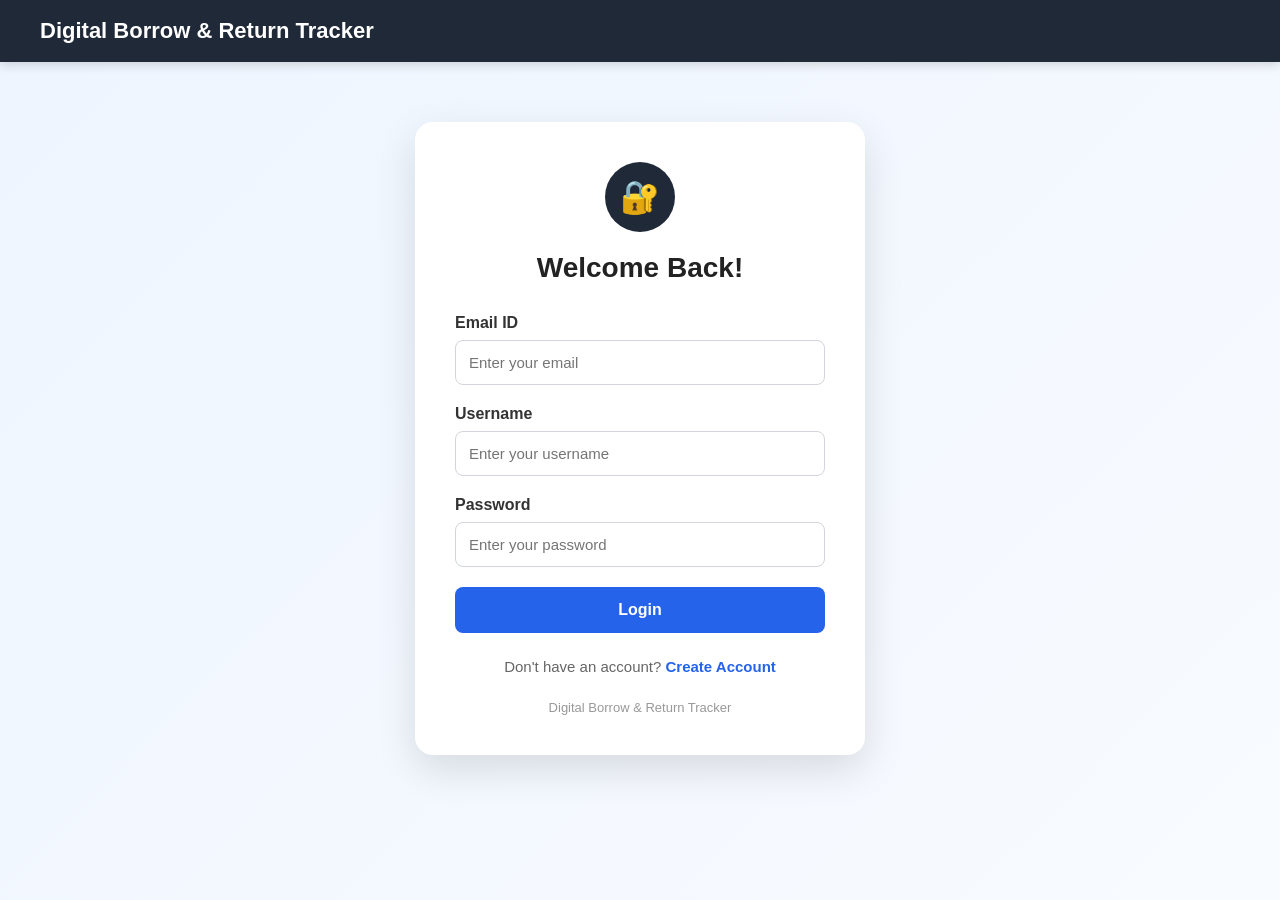
<file: src/main/webapp/index.html>
<!DOCTYPE html>
<html>

<head>
    <meta charset="UTF-8">
    <title>Digital Borrow &amp; Return Tracker</title>

    <meta http-equiv="refresh" content="0;url=login.html">
</head>

<body>

    <p>Redirecting to login...</p>

</body>

</html>
</file>
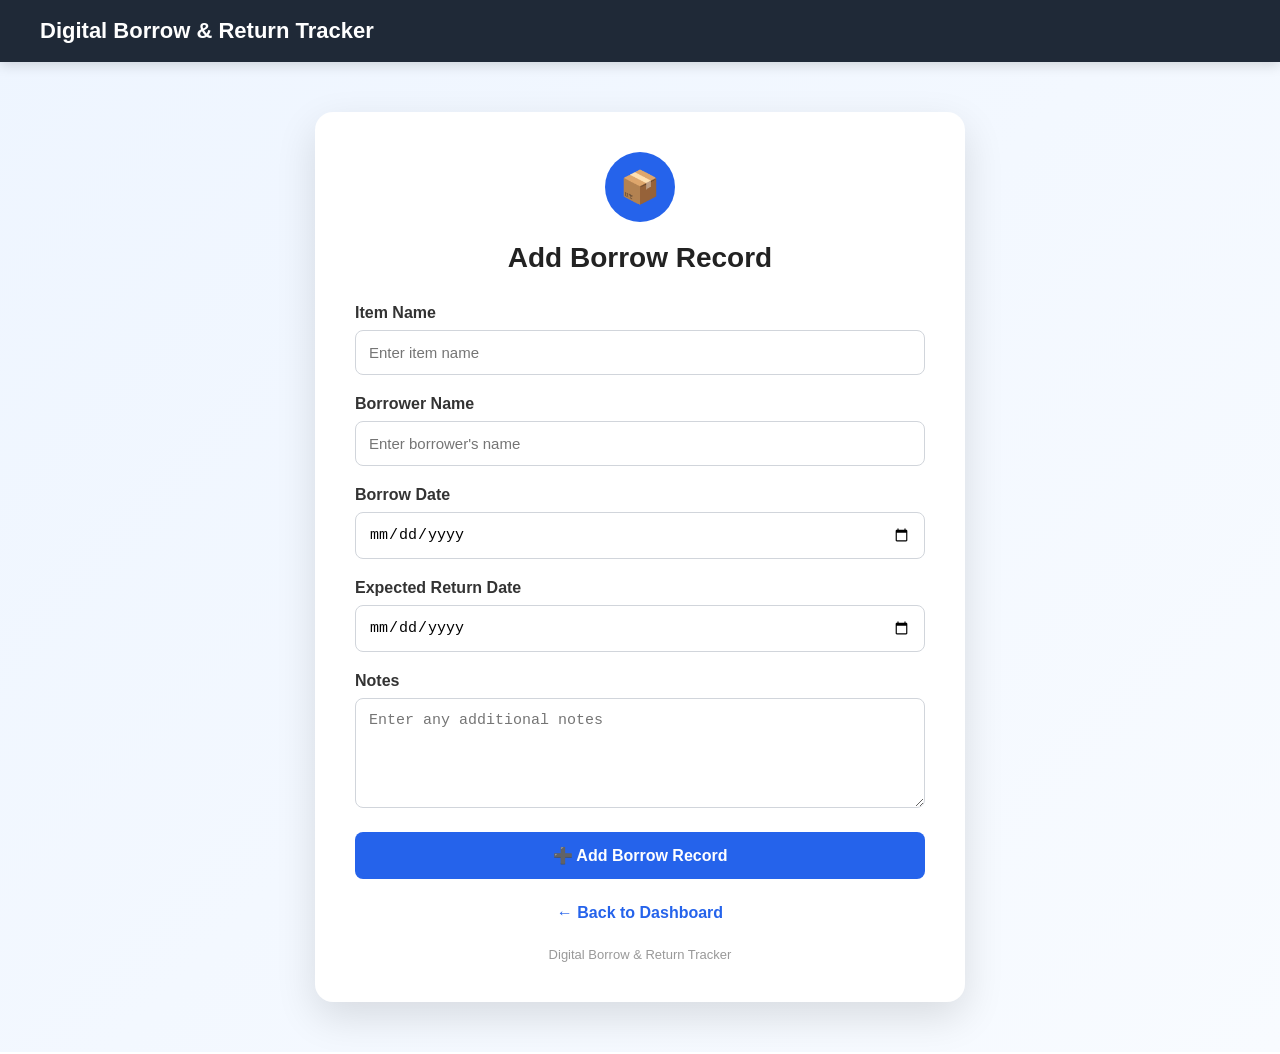
<file: src/main/webapp/add-borrow.html>
<!DOCTYPE html>
<html>

<head>

    <meta charset="UTF-8">

    <meta name="viewport" content="width=device-width, initial-scale=1.0">

    <title>Add Borrow Record - Digital Borrow &amp; Return Tracker</title>

    <style>

        * {
            box-sizing: border-box;
        }

        body {
            font-family: Arial, sans-serif;
            background: linear-gradient(135deg, #eef5ff, #f8fbff);
            margin: 0;
            min-height: 100vh;
        }

        /* NAVBAR */

        .navbar {
            background-color: #1f2937;
            color: white;
            padding: 18px 40px;
            box-shadow: 0 3px 12px rgba(0, 0, 0, 0.15);
        }

        .navbar h2 {
            margin: 0;
            font-size: 22px;
        }

        /* CONTAINER */

        .container {
            width: 90%;
            max-width: 650px;
            margin: 50px auto;
        }

        /* FORM CARD */

        .form-card {
            background-color: white;
            padding: 40px;
            border-radius: 18px;
            box-shadow: 0 15px 40px rgba(0, 0, 0, 0.12);
        }

        /* ICON */

        .form-icon {
            width: 70px;
            height: 70px;

            background-color: #2563eb;
            color: white;

            border-radius: 50%;

            display: flex;
            align-items: center;
            justify-content: center;

            margin: 0 auto 20px;

            font-size: 32px;
        }

        /* HEADING */

        h1 {
            text-align: center;
            color: #222;
            margin-bottom: 30px;
            font-size: 28px;
        }

        /* FORM */

        .form-group {
            margin-bottom: 20px;
        }

        label {
            display: block;
            font-weight: bold;
            margin-bottom: 8px;
            color: #333;
        }

        input,
        textarea {
            width: 100%;
            padding: 13px;

            border: 1px solid #d1d5db;
            border-radius: 8px;

            font-size: 15px;

            transition: 0.3s;
        }

        input:focus,
        textarea:focus {
            outline: none;
            border-color: #2563eb;
            box-shadow: 0 0 0 3px rgba(37, 99, 235, 0.12);
        }

        textarea {
            height: 110px;
            resize: vertical;
        }

        /* SUBMIT BUTTON */

        .submit-btn {
            width: 100%;
            padding: 14px;

            background-color: #2563eb;
            color: white;

            border: none;
            border-radius: 8px;

            font-size: 16px;
            font-weight: bold;

            cursor: pointer;

            transition: 0.3s;
        }

        .submit-btn:hover {
            background-color: #1d4ed8;
            transform: translateY(-2px);
        }

        /* BACK LINK */

        .back-link {
            display: block;
            text-align: center;

            margin-top: 25px;

            text-decoration: none;
            color: #2563eb;

            font-weight: bold;
        }

        .back-link:hover {
            text-decoration: underline;
        }

        /* FOOTER */

        .footer-text {
            text-align: center;
            margin-top: 25px;
            color: #999;
            font-size: 13px;
        }

        /* MOBILE */

        @media (max-width: 600px) {

            .navbar {
                padding: 18px 20px;
            }

            .navbar h2 {
                font-size: 18px;
            }

            .container {
                margin: 30px auto;
            }

            .form-card {
                padding: 30px 25px;
            }

            h1 {
                font-size: 25px;
            }

        }

    </style>

</head>

<body>

    <div class="navbar">

        <h2>
            Digital Borrow &amp; Return Tracker
        </h2>

    </div>

    <div class="container">

        <div class="form-card">

            <div class="form-icon">
                📦
            </div>

            <h1>
                Add Borrow Record
            </h1>

            <form action="add-borrow" method="post">

                <div class="form-group">

                    <label for="item_name">
                        Item Name
                    </label>

                    <input
                        type="text"
                        id="item_name"
                        name="item_name"
                        placeholder="Enter item name"
                        required>

                </div>

                <div class="form-group">

                    <label for="borrower_name">
                        Borrower Name
                    </label>

                    <input
                        type="text"
                        id="borrower_name"
                        name="borrower_name"
                        placeholder="Enter borrower's name"
                        required>

                </div>

                <div class="form-group">

                    <label for="borrow_date">
                        Borrow Date
                    </label>

                    <input
                        type="date"
                        id="borrow_date"
                        name="borrow_date"
                        required>

                </div>

                <div class="form-group">

                    <label for="expected_return_date">
                        Expected Return Date
                    </label>

                    <input
                        type="date"
                        id="expected_return_date"
                        name="expected_return_date"
                        required>

                </div>

                <div class="form-group">

                    <label for="notes">
                        Notes
                    </label>

                    <textarea
                        id="notes"
                        name="notes"
                        placeholder="Enter any additional notes"></textarea>

                </div>

                <button
                    type="submit"
                    class="submit-btn">

                    ➕ Add Borrow Record

                </button>

            </form>

            <a
                href="dashboard"
                class="back-link">

                &larr; Back to Dashboard

            </a>

            <div class="footer-text">
                Digital Borrow &amp; Return Tracker
            </div>

        </div>

    </div>

</body>

</html>
</file>
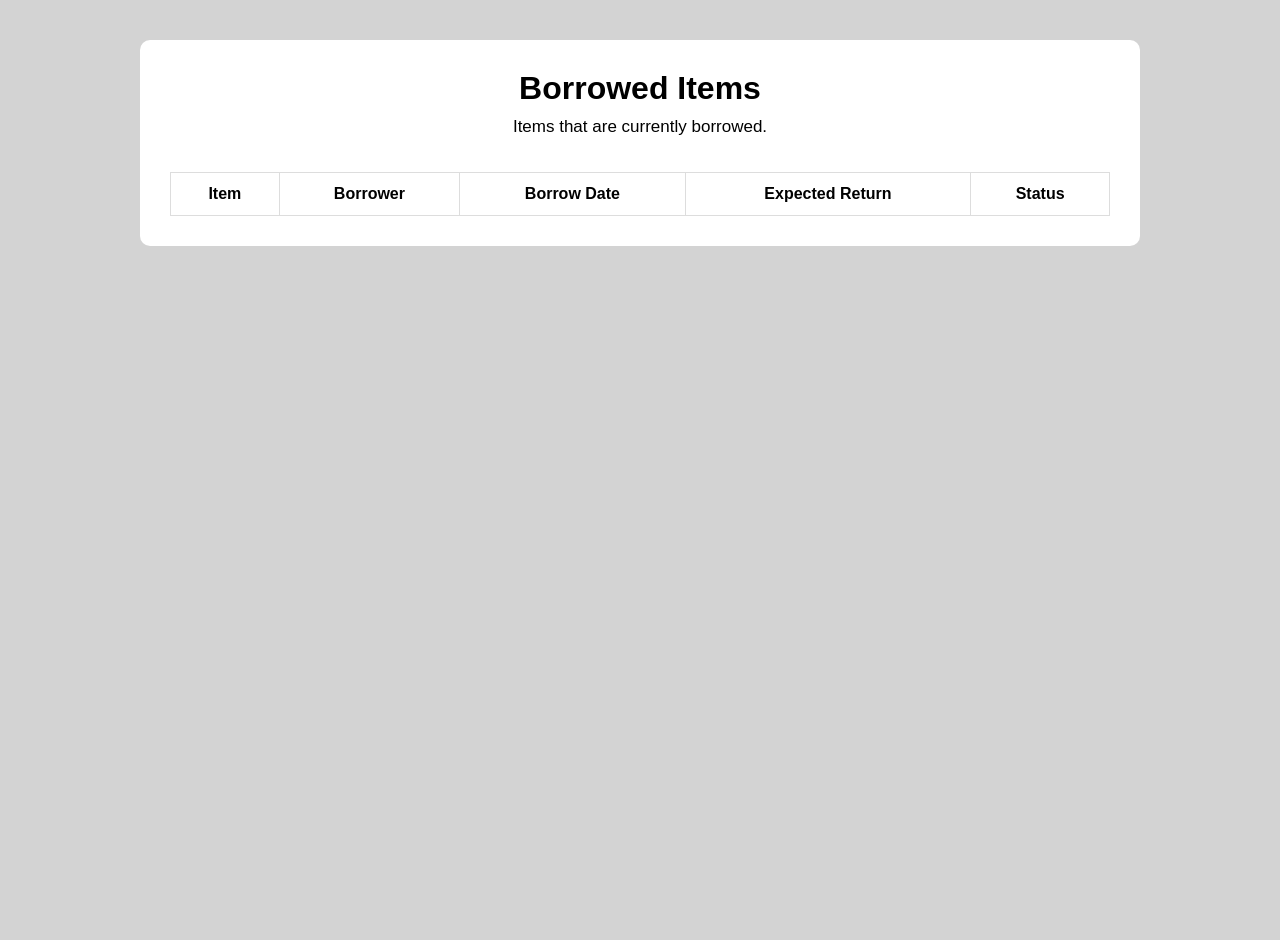
<file: src/main/webapp/borrowed-items.html>
<!DOCTYPE html>
<html>
<head>
    <title>Borrowed Items</title>
    <link rel="stylesheet" href="css/style.css">
</head>

<body>

    <div class="container">

        <header>
            <h1>Borrowed Items</h1>
            <p>Items that are currently borrowed.</p>
        </header>

        <main>

            <table>

                <thead>
                    <tr>
                        <th>Item</th>
                        <th>Borrower</th>
                        <th>Borrow Date</th>
                        <th>Expected Return</th>
                        <th>Status</th>
                    </tr>
                </thead>

                <tbody>
    <!-- Borrow records will appear here later -->
</tbody>

            </table>

        </main>

    </div>

</body>
</html>
</file>
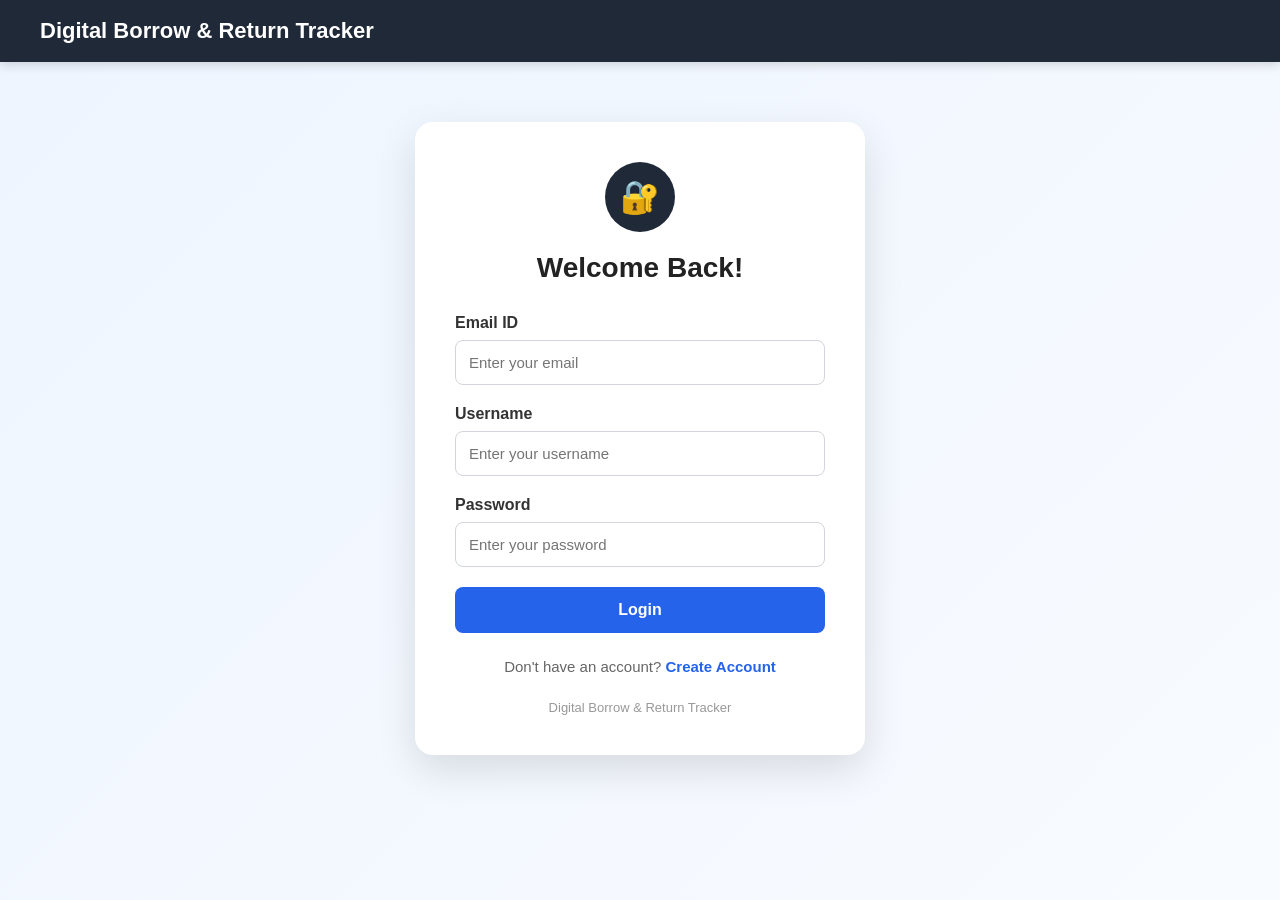
<file: src/main/webapp/login.html>
<!DOCTYPE html>
<html>

<head>
    <meta charset="UTF-8">
    <meta name="viewport" content="width=device-width, initial-scale=1.0">

    <title>Login - Digital Borrow &amp; Return Tracker</title>

    <style>

        * {
            box-sizing: border-box;
        }

        body {
            font-family: Arial, sans-serif;
            background: linear-gradient(135deg, #eef5ff, #f8fbff);
            margin: 0;
            min-height: 100vh;
        }

        /* Navigation Bar */

        .navbar {
            background-color: #1f2937;
            color: white;
            padding: 18px 40px;
            box-shadow: 0 3px 10px rgba(0, 0, 0, 0.15);
        }

        .navbar h2 {
            margin: 0;
            font-size: 22px;
        }

        /* Main Container */

        .container {
            width: 90%;
            max-width: 450px;
            margin: 60px auto;
        }

        /* Login Card */

        .login-card {
            background-color: white;
            padding: 40px;
            border-radius: 18px;
            box-shadow: 0 15px 40px rgba(0, 0, 0, 0.12);
        }

        /* Login Icon */

        .login-icon {
            width: 70px;
            height: 70px;
            background-color: #1f2937;
            color: white;
            border-radius: 50%;

            display: flex;
            align-items: center;
            justify-content: center;

            margin: 0 auto 20px;

            font-size: 32px;
        }

        h1 {
            text-align: center;
            color: #222;
            margin-bottom: 30px;
            font-size: 28px;
        }

        /* Form */

        .form-group {
            margin-bottom: 20px;
        }

        label {
            display: block;
            font-weight: bold;
            margin-bottom: 8px;
            color: #333;
        }

        input {
            width: 100%;
            padding: 13px;

            border: 1px solid #d1d5db;
            border-radius: 8px;

            font-size: 15px;

            transition: 0.3s;
        }

        input:focus {
            outline: none;
            border-color: #2563eb;
            box-shadow: 0 0 0 3px rgba(37, 99, 235, 0.12);
        }

        /* Login Button */

        .login-btn {
            width: 100%;
            padding: 14px;

            background-color: #2563eb;
            color: white;

            border: none;
            border-radius: 8px;

            font-size: 16px;
            font-weight: bold;

            cursor: pointer;

            transition: 0.3s;
        }

        .login-btn:hover {
            background-color: #1d4ed8;
            transform: translateY(-2px);
        }

        /* Register Link */

        .register-link {
            text-align: center;
            margin-top: 25px;
            color: #666;
            font-size: 15px;
        }

        .register-link a {
            color: #2563eb;
            font-weight: bold;
            text-decoration: none;
        }

        .register-link a:hover {
            text-decoration: underline;
        }

        /* Footer */

        .footer-text {
            text-align: center;
            margin-top: 25px;
            color: #999;
            font-size: 13px;
        }

        /* Mobile */

        @media (max-width: 500px) {

            .navbar {
                padding: 18px 20px;
            }

            .navbar h2 {
                font-size: 18px;
            }

            .container {
                margin: 35px auto;
            }

            .login-card {
                padding: 30px 25px;
            }
        }

    </style>

</head>

<body>

    <div class="navbar">
        <h2>Digital Borrow &amp; Return Tracker</h2>
    </div>

    <div class="container">

        <div class="login-card">

            <div class="login-icon">
                🔐
            </div>

            <h1>Welcome Back!</h1>

            <form action="login" method="post">

                <div class="form-group">

                    <label for="email">
                        Email ID
                    </label>

                    <input
                        type="email"
                        id="email"
                        name="email"
                        placeholder="Enter your email"
                        required>

                </div>

                <div class="form-group">

                    <label for="username">
                        Username
                    </label>

                    <input
                        type="text"
                        id="username"
                        name="username"
                        placeholder="Enter your username"
                        required>

                </div>

                <div class="form-group">

                    <label for="password">
                        Password
                    </label>

                    <input
                        type="password"
                        id="password"
                        name="password"
                        placeholder="Enter your password"
                        required>

                </div>

                <button type="submit" class="login-btn">
                    Login
                </button>

            </form>

            <div class="register-link">

                Don't have an account?

                <a href="register.html">
                    Create Account
                </a>

            </div>

            <div class="footer-text">
                Digital Borrow &amp; Return Tracker
            </div>

        </div>

    </div>

</body>

</html>
</file>
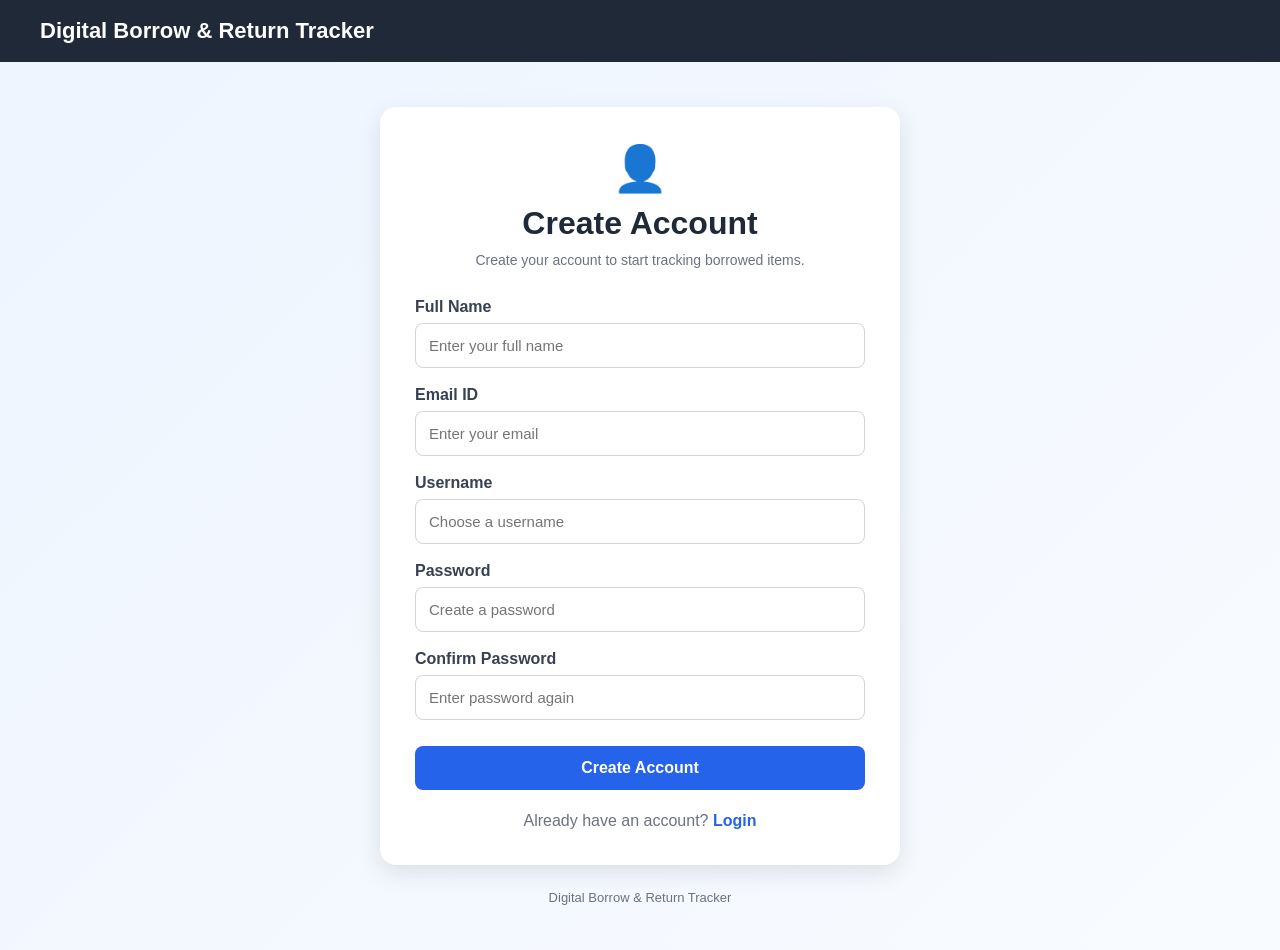
<file: src/main/webapp/register.html>
<!DOCTYPE html>
<html>
<head>
    <meta charset="UTF-8">
    <title>Create Account - Digital Borrow &amp; Return Tracker</title>

    <style>
        * {
            box-sizing: border-box;
        }

        body {
            margin: 0;
            font-family: Arial, sans-serif;
            background: linear-gradient(135deg, #eef5ff, #f8fbff);
            min-height: 100vh;
        }

        .navbar {
            background-color: #1f2937;
            color: white;
            padding: 18px 40px;
        }

        .navbar h2 {
            margin: 0;
            font-size: 22px;
        }

        .container {
            width: 90%;
            max-width: 520px;
            margin: 45px auto;
        }

        .register-card {
            background: white;
            padding: 35px;
            border-radius: 16px;
            box-shadow: 0 8px 25px rgba(0, 0, 0, 0.10);
        }

        .icon {
            text-align: center;
            font-size: 45px;
            margin-bottom: 10px;
        }

        h1 {
            text-align: center;
            color: #1f2937;
            margin: 0 0 10px 0;
        }

        .subtitle {
            text-align: center;
            color: #6b7280;
            margin-bottom: 30px;
            font-size: 14px;
        }

        .form-group {
            margin-bottom: 18px;
        }

        label {
            display: block;
            font-weight: bold;
            color: #374151;
            margin-bottom: 7px;
        }

        input {
            width: 100%;
            padding: 13px;
            border: 1px solid #d1d5db;
            border-radius: 8px;
            font-size: 15px;
            outline: none;
        }

        input:focus {
            border-color: #2563eb;
            box-shadow: 0 0 0 3px rgba(37, 99, 235, 0.10);
        }

        .register-btn {
            width: 100%;
            padding: 13px;
            background-color: #2563eb;
            color: white;
            border: none;
            border-radius: 8px;
            font-size: 16px;
            font-weight: bold;
            cursor: pointer;
            margin-top: 8px;
        }

        .register-btn:hover {
            background-color: #1d4ed8;
        }

        .login-link {
            text-align: center;
            margin-top: 22px;
            color: #6b7280;
        }

        .login-link a {
            color: #2563eb;
            font-weight: bold;
            text-decoration: none;
        }

        .login-link a:hover {
            text-decoration: underline;
        }

        .footer {
            text-align: center;
            color: #6b7280;
            font-size: 13px;
            margin-top: 25px;
        }

        @media (max-width: 600px) {
            .navbar {
                padding: 16px 20px;
            }

            .navbar h2 {
                font-size: 18px;
            }

            .container {
                margin: 25px auto;
            }

            .register-card {
                padding: 25px 20px;
            }
        }
    </style>
</head>

<body>

    <div class="navbar">
        <h2>Digital Borrow &amp; Return Tracker</h2>
    </div>

    <div class="container">

        <div class="register-card">

            <div class="icon">👤</div>

            <h1>Create Account</h1>

            <div class="subtitle">
                Create your account to start tracking borrowed items.
            </div>

            <form action="register" method="post">

                <!-- Full Name -->
                <div class="form-group">
                    <label for="fullName">Full Name</label>

                    <input
                        type="text"
                        id="fullName"
                        name="fullName"
                        placeholder="Enter your full name"
                        required>
                </div>

                <!-- Email -->
                <div class="form-group">
                    <label for="email">Email ID</label>

                    <input
                        type="email"
                        id="email"
                        name="email"
                        placeholder="Enter your email"
                        required>
                </div>

                <!-- Username -->
                <div class="form-group">
                    <label for="username">Username</label>

                    <input
                        type="text"
                        id="username"
                        name="username"
                        placeholder="Choose a username"
                        required>
                </div>

                <!-- Password -->
                <div class="form-group">
                    <label for="password">Password</label>

                    <input
                        type="password"
                        id="password"
                        name="password"
                        placeholder="Create a password"
                        required>
                </div>

                <!-- Confirm Password -->
                <div class="form-group">
                    <label for="confirmPassword">Confirm Password</label>

                    <input
                        type="password"
                        id="confirmPassword"
                        name="confirmPassword"
                        placeholder="Enter password again"
                        required>
                </div>

                <button type="submit" class="register-btn">
                    Create Account
                </button>

            </form>

            <div class="login-link">
                Already have an account?
                <a href="login.html">Login</a>
            </div>

        </div>

        <div class="footer">
            Digital Borrow &amp; Return Tracker
        </div>

    </div>

</body>
</html>
</file>
<file: src/main/webapp/css/style.css>
* {
    margin: 0;
    padding: 0;
    box-sizing: border-box;
}

body {
    font-family: Arial, sans-serif;
    background-color: lightgray;
    min-height: 100vh;
}

.container {
    width: 90%;
    max-width: 1000px;
    margin: 40px auto;
    background-color: white;
    padding: 30px;
    border-radius: 10px;
}

header {
    text-align: center;
    margin-bottom: 35px;
}

header h1 {
    margin-bottom: 10px;
}

header p {
    font-size: 17px;
}

.buttons {
    display: flex;
    justify-content: center;
    gap: 20px;
    margin-bottom: 40px;
}

button {
    padding: 12px 22px;
    border: none;
    border-radius: 6px;
    cursor: pointer;
    font-size: 16px;
}

.stats {
    display: flex;
    justify-content: center;
    gap: 30px;
}

.stat-card {
    width: 220px;
    padding: 25px;
    text-align: center;
    border-radius: 8px;
    background-color: #f1f1f1;
}

.stat-card h2 {
    font-size: 32px;
    margin-bottom: 10px;
}

footer {
    text-align: center;
    margin-top: 40px;
    font-size: 14px;
}
form {
    max-width: 600px;
    margin: 0 auto;
}

label {
    display: block;
    margin-top: 15px;
    margin-bottom: 5px;
    font-weight: bold;
}

input,
textarea {
    width: 100%;
    padding: 10px;
    border: 1px solid #ccc;
    border-radius: 5px;
    font-size: 15px;
}

textarea {
    height: 100px;
    resize: vertical;
}

form button {
    margin-top: 20px;
    width: 100%;
}
table {
    width: 100%;
    border-collapse: collapse;
    margin-top: 20px;
}

th,
td {
    padding: 12px;
    text-align: center;
    border: 1px solid #ddd;
}

th {
    font-weight: bold;
}
/* Homepage modern design */

.navbar {
    background-color: #1f2937;
    color: white;
    padding: 18px 40px;
}

.navbar h2 {
    margin: 0;
}

.hero {
    text-align: center;
    padding: 40px 20px;
}

.hero h1 {
    margin-bottom: 12px;
}

.description {
    font-size: 18px;
    color: #666;
}

.dashboard-cards {
    display: flex;
    justify-content: center;
    gap: 30px;
    margin: 30px auto;
    flex-wrap: wrap;
}

.card {
    width: 320px;
    padding: 30px;
    background-color: white;
    border-radius: 12px;
    text-align: center;
    box-shadow: 0 4px 15px rgba(0, 0, 0, 0.08);
}

.card h3 {
    margin-bottom: 15px;
}

.card p {
    color: #666;
    margin-bottom: 25px;
}

.primary-btn,
.secondary-btn,
.dashboard-btn {
    display: inline-block;
    padding: 12px 20px;
    border-radius: 6px;
    text-decoration: none;
    font-weight: bold;
}

.primary-btn {
    background-color: #2563eb;
    color: white;
}

.secondary-btn {
    background-color: #16a34a;
    color: white;
}

.dashboard-actions {
    text-align: center;
    margin: 35px 0;
}

.dashboard-btn {
    background-color: #7c3aed;
    color: white;
}
</file>
